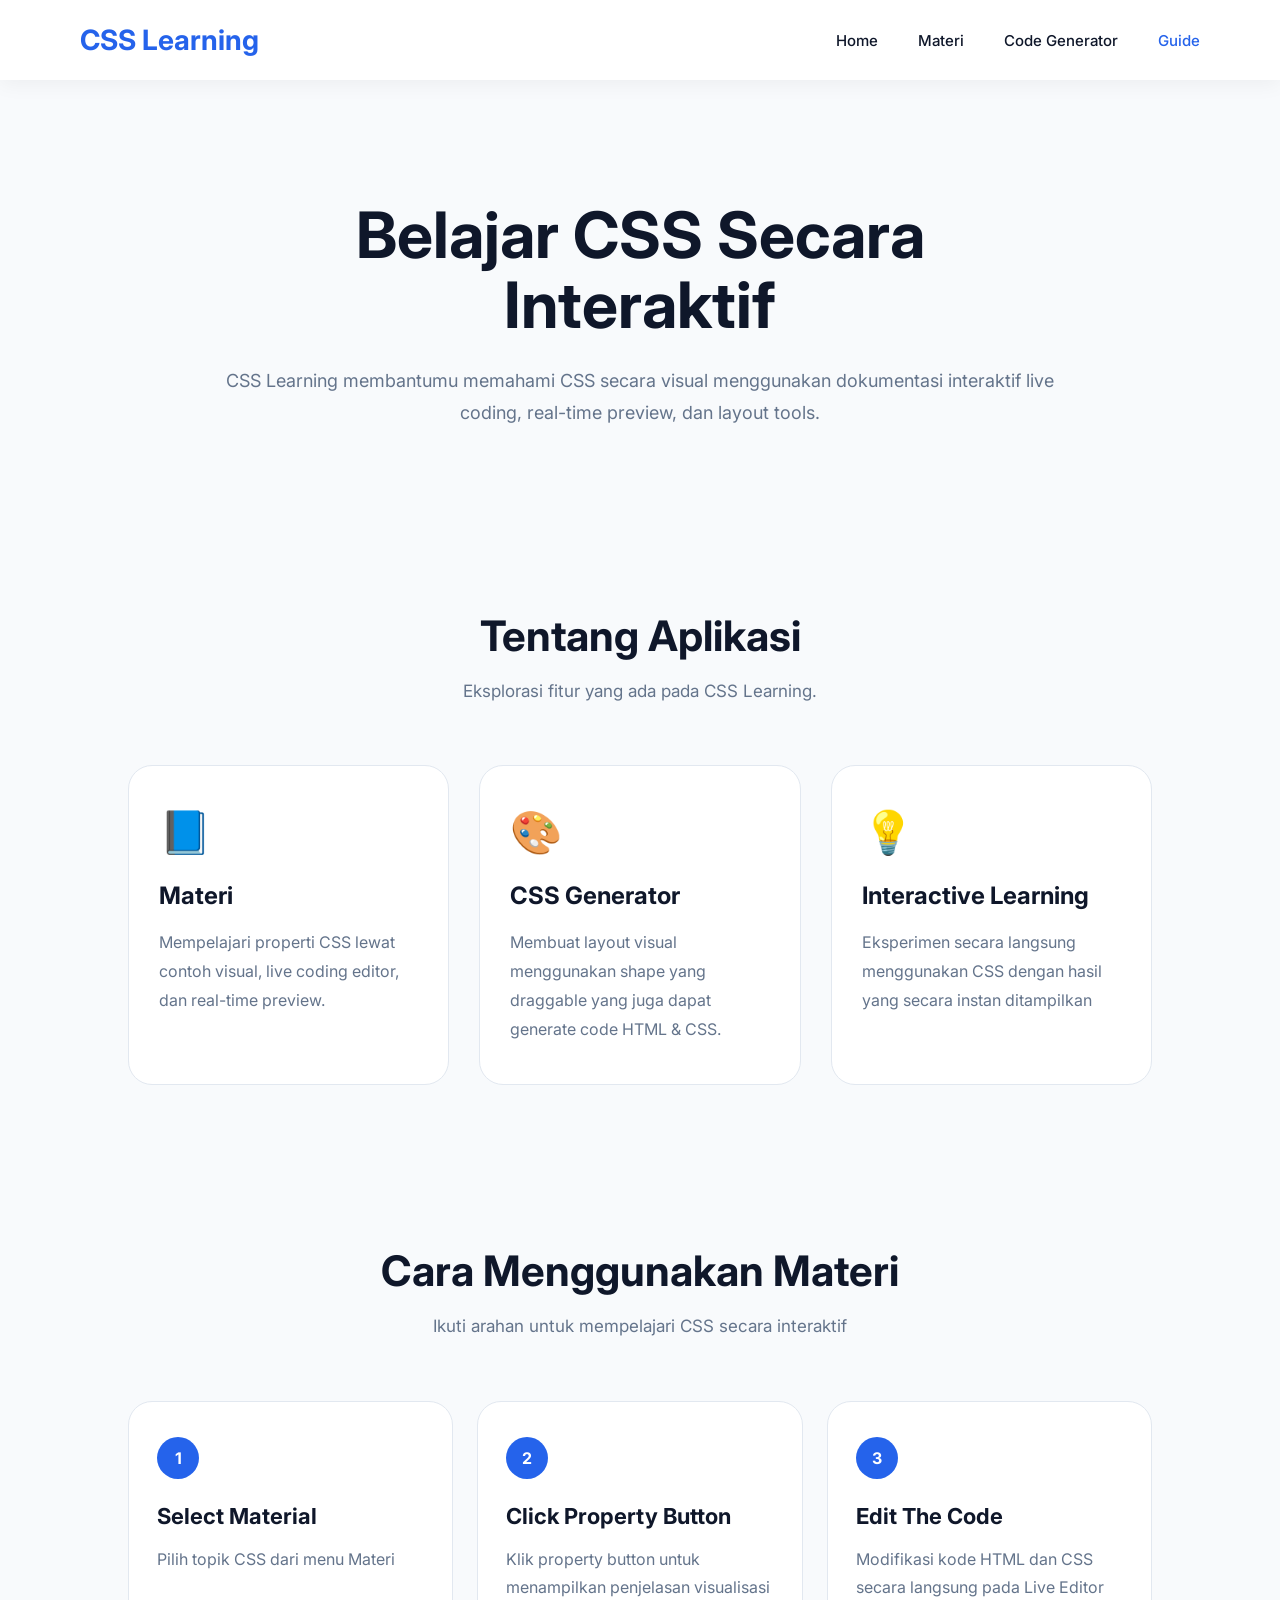
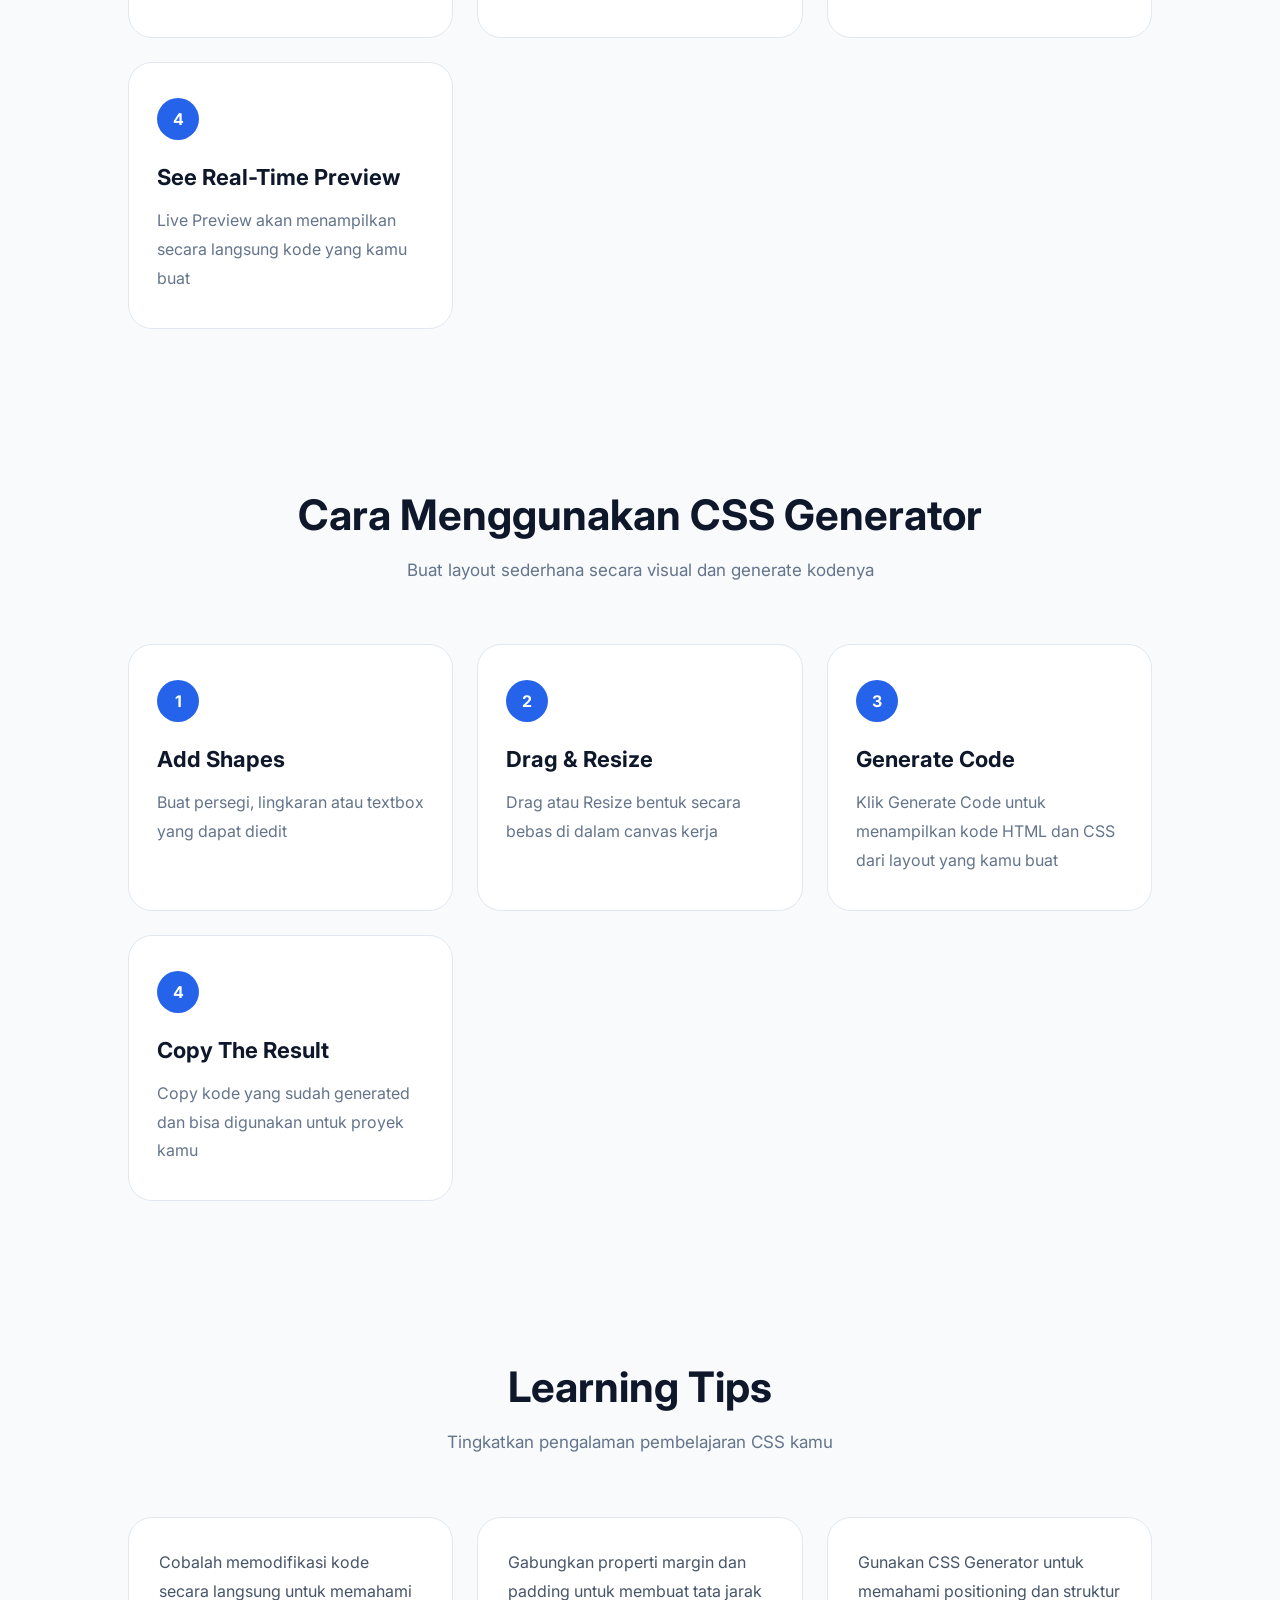
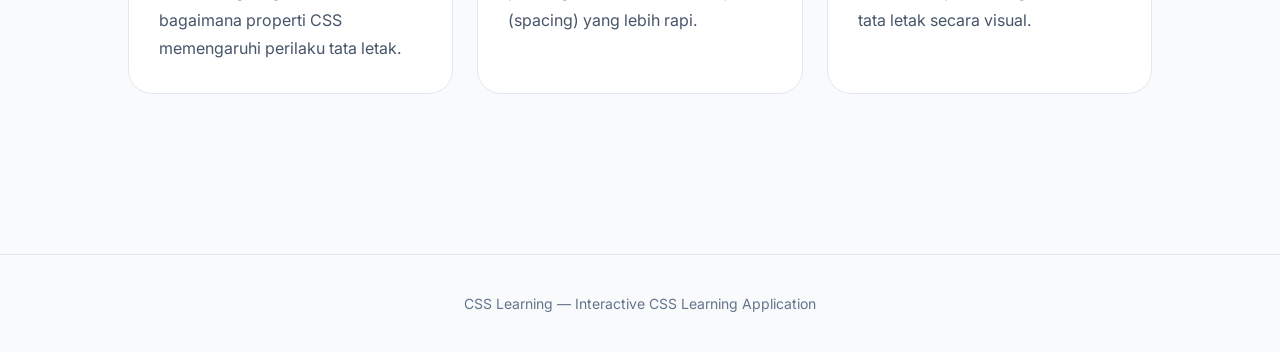
<file: guide/index.html>
<!DOCTYPE html>
<html lang="en">
<head>

  <meta charset="UTF-8">

  <meta
    name="viewport"
    content="width=device-width, initial-scale=1.0"
  >

  <title>Guide | CSS Learning</title>

  <!-- FONT -->

  <link rel="preconnect" href="https://fonts.googleapis.com">

  <link
    href="https://fonts.googleapis.com/css2?family=Inter:wght@400;500;600;700&display=swap"
    rel="stylesheet"
  >

  <!-- GLOBAL CSS -->

  <link
    rel="stylesheet"
    href="../engine/global.css"
  >

  <!-- GUIDE CSS -->

  <link
    rel="stylesheet"
    href="style.css"
  >

</head>

<body>

  <!-- ========================================
       NAVBAR
  ======================================== -->

  <nav class="navbar">

    <a
      href="../home/index.html"
      class="logo"
    >
      CSS Learning
    </a>

    <div class="nav-menu">

      <a
        href="../home/index.html"
        class="nav-link"
      >
        Home
      </a>

      <!-- DOCUMENTATION -->

      <div class="nav-item">

        <span class="nav-link">
          Materi
        </span>

        <div class="dropdown">

          <a href="../documentation/margin/index.html">
            Margin
          </a>

          <a href="../documentation/padding/index.html">
            Padding
          </a>

          <a href="../documentation/fonts/index.html">
            Fonts
          </a>

          <a href="../documentation/background-color/index.html">
            Background Color
          </a>

          <a href="../documentation/flex/index.html">
            Flex
          </a>

          <a href="../documentation/grid/index.html">
            Grid
          </a>

        </div>

      </div>

      <a
        href="../generator/index.html"
        class="nav-link"
      >
        Code Generator
      </a>

      <a
        href="../guide/index.html"
        class="nav-link active-link"
      >
        Guide
      </a>

    </div>

  </nav>

  <!-- ========================================
       HERO SECTION
  ======================================== -->

  <section class="guide-hero">

    <div class="hero-content">

      <h1>
        Belajar CSS Secara Interaktif
      </h1>

      <p>
        CSS Learning membantumu memahami CSS secara visual
        menggunakan dokumentasi interaktif live coding,
        real-time preview, dan layout tools.
      </p>

    </div>

  </section>

  <!-- ========================================
       APPLICATION OVERVIEW
  ======================================== -->

  <section class="overview-section">

    <div class="section-title">

      <h2>Tentang Aplikasi</h2>

      <p>
        Eksplorasi fitur yang ada pada
        CSS Learning.
      </p>

    </div>

    <div class="overview-grid">

      <!-- CARD 1 -->

      <div class="overview-card">

        <div class="card-icon">
          📘
        </div>

        <h3>Materi</h3>

        <p>
          Mempelajari properti CSS lewat contoh visual,
          live coding editor, dan real-time preview.
        </p>

      </div>

      <!-- CARD 2 -->

      <div class="overview-card">

        <div class="card-icon">
          🎨
        </div>

        <h3>CSS Generator</h3>

        <p>
          Membuat layout visual menggunakan shape yang draggable yang juga dapat generate code HTML & CSS.
        </p>

      </div>

      <!-- CARD 3 -->

      <div class="overview-card">

        <div class="card-icon">
          💡
        </div>

        <h3>Interactive Learning</h3>

        <p>
          Eksperimen secara langsung menggunakan CSS dengan hasil yang secara instan ditampilkan
        </p>

      </div>

    </div>

  </section>

  <!-- ========================================
       DOCUMENTATION GUIDE
  ======================================== -->

  <section class="guide-section">

    <div class="section-title">

      <h2>Cara Menggunakan Materi</h2>

      <p>
        Ikuti arahan untuk mempelajari CSS secara interaktif
      </p>

    </div>

    <div class="steps-container">

      <div class="step-card">

        <span class="step-number">1</span>

        <h3>Select Material</h3>

        <p>
          Pilih topik CSS dari menu Materi
        </p>

      </div>

      <div class="step-card">

        <span class="step-number">2</span>

        <h3>Click Property Button</h3>

        <p>
          Klik property button untuk menampilkan penjelasan visualisasi
        </p>

      </div>

      <div class="step-card">

        <span class="step-number">3</span>

        <h3>Edit The Code</h3>

        <p>
          Modifikasi kode HTML dan CSS secara langsung pada Live Editor
        </p>

      </div>

      <div class="step-card">

        <span class="step-number">4</span>

        <h3>See Real-Time Preview</h3>

        <p>
          Live Preview akan menampilkan secara langsung kode yang kamu buat
        </p>

      </div>

    </div>

  </section>

  <!-- ========================================
       GENERATOR GUIDE
  ======================================== -->

  <section class="guide-section">

    <div class="section-title">

      <h2>Cara Menggunakan CSS Generator</h2>

      <p>
        Buat layout sederhana secara visual dan generate kodenya
      </p>

    </div>

    <div class="steps-container">

      <div class="step-card">

        <span class="step-number">1</span>

        <h3>Add Shapes</h3>

        <p>
          Buat persegi, lingkaran atau textbox yang dapat diedit
        </p>

      </div>

      <div class="step-card">

        <span class="step-number">2</span>

        <h3>Drag & Resize</h3>

        <p>
          Drag atau Resize bentuk secara bebas di dalam canvas kerja
        </p>

      </div>

      <div class="step-card">

        <span class="step-number">3</span>

        <h3>Generate Code</h3>

        <p>
          Klik Generate Code untuk menampilkan kode HTML dan CSS dari layout yang kamu buat
        </p>

      </div>

      <div class="step-card">

        <span class="step-number">4</span>

        <h3>Copy The Result</h3>

        <p>
          Copy kode yang sudah generated dan bisa digunakan untuk proyek kamu
        </p>

      </div>

    </div>

  </section>

  <!-- ========================================
       TIPS SECTION
  ======================================== -->

  <section class="tips-section">

    <div class="section-title">

      <h2>Learning Tips</h2>

      <p>
        Tingkatkan pengalaman pembelajaran CSS kamu
      </p>

    </div>

    <div class="tips-grid">

      <div class="tip-card">
          Cobalah memodifikasi kode secara langsung untuk memahami bagaimana properti CSS memengaruhi perilaku tata letak.
      </div>

      <div class="tip-card">
        Gabungkan properti margin dan padding untuk membuat tata jarak (spacing) yang lebih rapi.
      </div>

      <div class="tip-card">
        Gunakan CSS Generator untuk memahami positioning dan struktur tata letak secara visual.
      </div>

    </div>

  </section>

  <!-- ========================================
       FOOTER
  ======================================== -->

  <footer class="guide-footer">

    <p>
      CSS Learning — Interactive CSS Learning Application
    </p>

  </footer>

</body>
</html>
</file>
<file: engine/global.css>
/* ========================================
   RESET
======================================== */

*{
  margin:0;
  padding:0;
  box-sizing:border-box;
  font-family:'Inter',sans-serif;
}

body{
  background:#f5f7fb;
  color:#0f172a;
}

a{
  text-decoration:none;
  color:inherit;
}

/* ========================================
   NAVBAR
======================================== */

.navbar{
  width:100%;
  height:80px;

  background:white;

  display:flex;
  align-items:center;
  justify-content:space-between;

  padding:0 80px;

  box-shadow:0 4px 20px rgba(0,0,0,0.05);

  position:sticky;
  top:0;
  z-index:999;
}

.logo{
  font-size:28px;
  font-weight:700;

  color:#2563eb;
}

/* ========================================
   MENU
======================================== */

.nav-menu{
  display:flex;
  align-items:center;
  gap:40px;
}

/* ========================================
   LINK
======================================== */

.nav-link{
  font-size:15px;
  font-weight:500;

  color:#0f172a;

  transition:.3s;

  cursor:pointer;
}

.nav-link:hover{
  color:#2563eb;
}

/* ========================================
   DROPDOWN
======================================== */

.nav-item{
  position:relative;

  height:80px;

  display:flex;
  align-items:center;
}

.dropdown{

  position:absolute;

  top:70px;
  left:0;

  width:240px;

  background:white;

  border-radius:18px;

  box-shadow:0 10px 35px rgba(0,0,0,0.08);

  padding:14px;

  display:flex;
  flex-direction:column;
  gap:8px;

  opacity:0;
  visibility:hidden;

  transform:translateY(10px);

  transition:.25s ease;

  z-index:999;
}

.nav-item:hover .dropdown{

  opacity:1;
  visibility:visible;

  transform:translateY(0);

}

.dropdown a{

  padding:12px 14px;

  border-radius:12px;

  transition:.3s;

  font-size:14px;
  color:#0f172a;

}

.dropdown a:hover{
  background:#eff6ff;
  color:#2563eb;
}

@media(max-width:1000px){

  .navbar{
    padding:0 30px;
  }

}
</file>
<file: guide/style.css>
/* ========================================
   PAGE
======================================== */

body{
  background:#f8fafc;
}

/* ========================================
   HERO
======================================== */

.guide-hero{

  padding:120px 10% 100px;

  display:flex;
  justify-content:center;
  align-items:center;

  text-align:center;
}

.hero-content{
  max-width:850px;
}

.hero-content h1{

  font-size:64px;

  line-height:1.1;

  margin-bottom:24px;

  color:#0f172a;
}

.hero-content p{

  font-size:18px;

  line-height:1.8;

  color:#64748b;
}

/* ========================================
   SECTION
======================================== */

.overview-section,
.guide-section,
.tips-section{

  padding:80px 10%;
}

.section-title{

  text-align:center;

  margin-bottom:60px;
}

.section-title h2{

  font-size:42px;

  margin-bottom:16px;

  color:#0f172a;
}

.section-title p{

  font-size:17px;

  color:#64748b;

  line-height:1.7;
}

/* ========================================
   OVERVIEW GRID
======================================== */

.overview-grid{

  display:grid;

  grid-template-columns:
  repeat(auto-fit,minmax(280px,1fr));

  gap:30px;
}

.overview-card{

  background:white;

  padding:40px 30px;

  border-radius:24px;

  border:1px solid #e2e8f0;

  transition:.3s;
}

.overview-card:hover{

  transform:translateY(-6px);
}

.card-icon{

  font-size:42px;

  margin-bottom:24px;
}

.overview-card h3{

  font-size:24px;

  margin-bottom:18px;

  color:#0f172a;
}

.overview-card p{

  line-height:1.8;

  color:#64748b;
}

/* ========================================
   STEP CARDS
======================================== */

.steps-container{

  display:grid;

  grid-template-columns:
  repeat(auto-fit,minmax(250px,1fr));

  gap:24px;
}

.step-card{

  background:white;

  padding:35px 28px;

  border-radius:24px;

  border:1px solid #e2e8f0;

  position:relative;

  transition:.3s;
}

.step-card:hover{

  transform:translateY(-5px);
}

.step-number{

  width:42px;
  height:42px;

  display:flex;
  justify-content:center;
  align-items:center;

  background:#2563eb;
  color:white;

  border-radius:50%;

  font-weight:700;

  margin-bottom:24px;
}

.step-card h3{

  font-size:22px;

  margin-bottom:16px;

  color:#0f172a;
}

.step-card p{

  line-height:1.8;

  color:#64748b;
}

/* ========================================
   TIPS
======================================== */

.tips-grid{

  display:grid;

  grid-template-columns:
  repeat(auto-fit,minmax(280px,1fr));

  gap:24px;
}

.tip-card{

  background:white;

  padding:30px;

  border-radius:24px;

  border:1px solid #e2e8f0;

  line-height:1.8;

  color:#475569;

  transition:.3s;
}

.tip-card:hover{

  transform:translateY(-4px);
}

/* ========================================
   FOOTER
======================================== */

.guide-footer{

  padding:40px 10%;

  text-align:center;

  border-top:1px solid #e2e8f0;

  margin-top:80px;
}

.guide-footer p{

  color:#64748b;

  font-size:14px;
}

/* ========================================
   ACTIVE LINK
======================================== */

.active-link{
  color:#2563eb !important;
}

/* ========================================
   RESPONSIVE
======================================== */

@media(max-width:900px){

  .hero-content h1{
    font-size:48px;
  }

  .section-title h2{
    font-size:34px;
  }

}

@media(max-width:600px){

  .guide-hero{
    padding:100px 8% 80px;
  }

  .overview-section,
  .guide-section,
  .tips-section{
    padding:70px 8%;
  }

  .hero-content h1{
    font-size:38px;
  }

  .hero-content p{
    font-size:16px;
  }

  .section-title h2{
    font-size:30px;
  }

}
</file>
